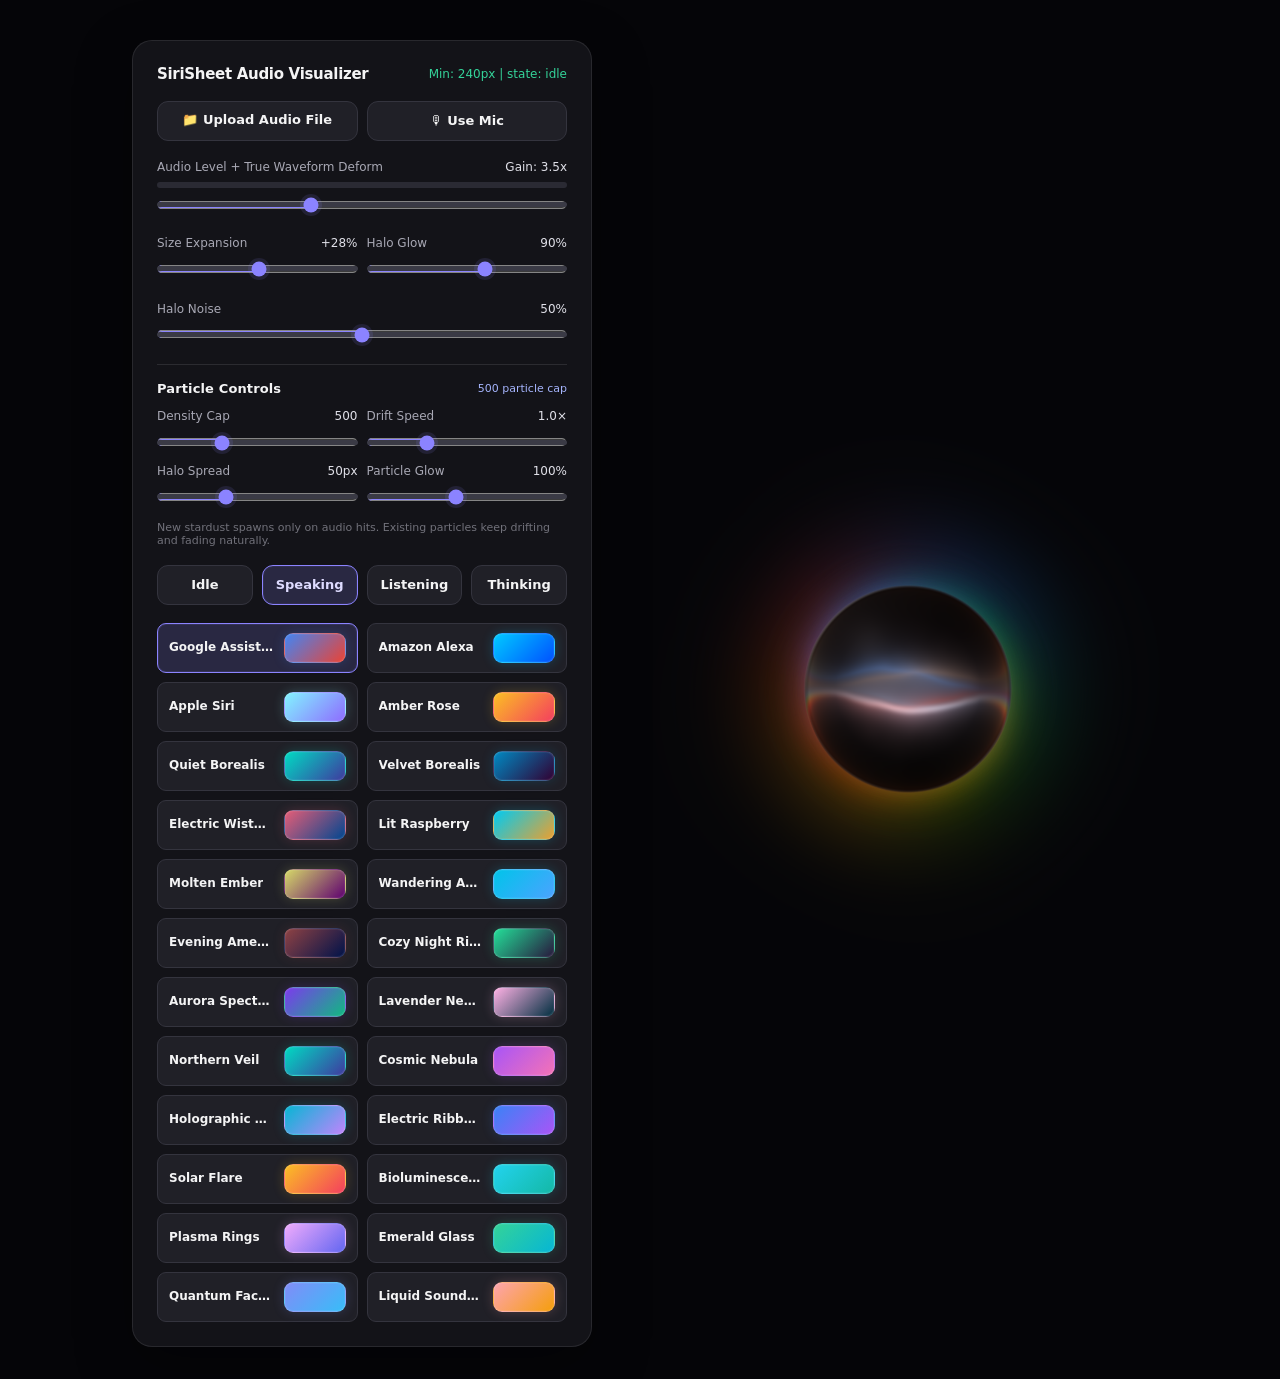
<file: index.html>
<!doctype html>
<html lang="en">
  <head>
    <meta charset="UTF-8" />
    <meta name="viewport" content="width=device-width, initial-scale=1.0" />
    <title>SiriSheet WebGL Audio Visualizer Tester</title>
    <link rel="stylesheet" href="styles.css" />
  </head>
  <body>
    <div class="orb-stage">
      <div id="haloOuter"></div>
      <div id="haloInner"></div>
      <canvas id="binaryOrbits" aria-hidden="true"></canvas>
      <canvas id="orb" width="560" height="560"></canvas>
    </div>

    <div class="panel">
      <div class="row" style="justify-content: space-between">
        <strong>SiriSheet Audio Visualizer</strong>
        <span id="stateBadge" style="font-size: 12px; color: #34d399">Min: 240px | state: idle</span>
      </div>

      <div class="row">
        <label class="btn">
          📁 Upload Audio File
          <input id="fileInput" type="file" accept="audio/*" style="display: none" />
        </label>
        <button id="micBtn" class="btn">🎙 Use Mic</button>
      </div>

      <audio id="audioPlayer" controls style="display: none"></audio>

      <div>
        <label class="small">
          <span>Audio Level + True Waveform Deform</span>
          <span id="gainVal">Gain: 3.5x</span>
        </label>
        <div class="meter-bg" style="margin-top: 6px">
          <div id="meter" class="meter-fill"></div>
        </div>
        <input id="gainSlider" type="range" min="1" max="8" step="0.2" value="3.5" style="width: 100%; margin-top: 6px" />
      </div>

      <div class="grid-2">
        <div>
          <label class="small">
            <span>Size Expansion</span>
            <span id="pulseVal">+28%</span>
          </label>
          <input id="pulseSlider" type="range" min="0" max="0.55" step="0.01" value="0.28" style="width: 100%; margin-top: 6px" />
        </div>
        <div>
          <label class="small">
            <span>Halo Glow</span>
            <span id="glowVal">90%</span>
          </label>
          <input id="glowSlider" type="range" min="0" max="1.5" step="0.05" value="0.9" style="width: 100%; margin-top: 6px" />
        </div>
      </div>

      <div style="padding-top: 2px;">
        <label class="small" for="haloNoiseSlider">
          <span>Halo Noise</span>
          <span id="haloNoiseVal">50%</span>
        </label>
        <input id="haloNoiseSlider" type="range" min="0" max="100" step="1" value="50" style="width: 100%; margin-top: 6px" />
      </div>

      <div class="particle-controls" style="border-top: 1px solid #303038; padding-top: 12px; display: flex; flex-direction: column; gap: 10px;">
        <div class="row" style="justify-content: space-between;">
          <strong style="font-size: 13px;">Particle Controls</strong>
          <span id="particleStatus" style="font-size: 11px; color: #a5b4fc;">520 particle cap</span>
        </div>
        <div class="grid-2">
          <div>
            <label class="small"><span>Density Cap</span><span id="particleDensityVal">520</span></label>
            <input id="particleDensity" type="range" min="100" max="1400" step="50" value="520" style="width: 100%; margin-top: 6px" />
          </div>
          <div>
            <label class="small"><span>Drift Speed</span><span id="particleSpeedVal">1.0×</span></label>
            <input id="particleSpeed" type="range" min="0.2" max="3" step="0.1" value="1" style="width: 100%; margin-top: 6px" />
          </div>
          <div>
            <label class="small"><span>Halo Spread</span><span id="particleSpreadVal">50px</span></label>
            <input id="particleSpread" type="range" min="20" max="110" step="5" value="50" style="width: 100%; margin-top: 6px" />
          </div>
          <div>
            <label class="small"><span>Particle Glow</span><span id="particleGlowVal">100%</span></label>
            <input id="particleGlow" type="range" min="0.2" max="2" step="0.1" value="1" style="width: 100%; margin-top: 6px" />
          </div>
        </div>
        <span style="font-size: 11px; color: #71717a;">New stardust spawns only on audio hits. Existing particles keep drifting and fading naturally.</span>
      </div>

      <div class="row">
        <button class="btn state-btn" data-state="idle">Idle</button>
        <button class="btn state-btn active" data-state="speaking">Speaking</button>
        <button class="btn state-btn" data-state="listening">Listening</button>
        <button class="btn state-btn" data-state="thinking">Thinking</button>
      </div>

      <div class="grid-2">
        <button class="btn preset selected" data-from="#4285F4" data-to="#EA4335" data-halo="conic-gradient(from 0deg, #4285F4, #34A853, #FBBC05, #EA4335, #4285F4)" style="background: linear-gradient(135deg, #4285f4, #34a853, #fbbc05, #ea4335);">
          <span class="preset-name">Google Assistant</span>
          <span class="preset-badge" aria-label="Color gradient preview" title="Orb and halo gradient"></span>
        </button>
        <button class="btn preset" data-from="#00CAFF" data-to="#0051FF" data-halo="conic-gradient(from 0deg, #00CAFF, #0051FF, #38bdf8, #1d4ed8, #00CAFF)" style="background: linear-gradient(135deg, #00caff, #0051ff)">
          <span class="preset-name">Amazon Alexa</span>
          <span class="preset-badge" aria-label="Color gradient preview" title="Orb and halo gradient"></span>
        </button>
        <button class="btn preset" data-from="#82f4ff" data-to="#8e6cff" data-halo="conic-gradient(from 0deg, #82f4ff, #8e6cff, #ec4899, #38bdf8, #82f4ff)" style="background: linear-gradient(135deg, #82f4ff, #8e6cff)">
          <span class="preset-name">Apple Siri</span>
          <span class="preset-badge" aria-label="Color gradient preview" title="Orb and halo gradient"></span>
        </button>
        <button class="btn preset" data-from="#fbbf24" data-to="#f43f5e" data-halo="conic-gradient(from 0deg, #fbbf24, #f43f5e, #a855f7, #f97316, #fbbf24)" style="background: linear-gradient(135deg, #fbbf24, #f43f5e)">
          <span class="preset-name">Amber Rose</span>
          <span class="preset-badge" aria-label="Color gradient preview" title="Orb and halo gradient"></span>
        </button>

        <button class="btn preset" data-from="#00DBC3" data-to="#3F3A9F" data-halo="conic-gradient(from 0deg, #18001B, #3F3A9F, #0084B8, #00DBC3, #18001B)" style="background: linear-gradient(135deg, #00dbc3, #3f3a9f)">
          <span class="preset-name">Quiet Borealis</span>
          <span class="preset-badge" aria-label="Color gradient preview" title="Orb and halo gradient"></span>
        </button>
        <button class="btn preset" data-from="#008AC3" data-to="#310032" data-halo="conic-gradient(from 0deg, #001C1A, #008AC3, #2F2E9A, #310032, #001C1A)" style="background: linear-gradient(135deg, #008ac3, #310032)">
          <span class="preset-name">Velvet Borealis</span>
          <span class="preset-badge" aria-label="Color gradient preview" title="Orb and halo gradient"></span>
        </button>
        <button class="btn preset" data-from="#E55D77" data-to="#004690" data-halo="conic-gradient(from 0deg, #E55D77, #923AB9, #004690, #E55D77)" style="background: linear-gradient(135deg, #e55d77, #923ab9, #004690)">
          <span class="preset-name">Electric Wisteria</span>
          <span class="preset-badge" aria-label="Color gradient preview" title="Orb and halo gradient"></span>
        </button>
        <button class="btn preset" data-from="#00CBF2" data-to="#EBA02F" data-halo="conic-gradient(from 0deg, #00CBF2, #9F8CFC, #FE74A4, #EBA02F, #00CBF2)" style="background: linear-gradient(135deg, #00cbf2, #9f8cfc, #fe74a4, #eba02f);">
          <span class="preset-name">Lit Raspberry</span>
          <span class="preset-badge" aria-label="Color gradient preview" title="Orb and halo gradient"></span>
        </button>
        <button class="btn preset" data-from="#D6D968" data-to="#5F0070" data-halo="conic-gradient(from 0deg, #D6D968, #D73B07, #9C174A, #5F0070, #D6D968)" style="background: linear-gradient(135deg, #d6d968, #d73b07, #5f0070)">
          <span class="preset-name">Molten Ember</span>
          <span class="preset-badge" aria-label="Color gradient preview" title="Orb and halo gradient"></span>
        </button>
        <button class="btn preset" data-from="#00C4EA" data-to="#4BA3FF" data-halo="conic-gradient(from 0deg, #000D0B, #00C4EA, #4BA3FF, #000D0B)" style="background: linear-gradient(135deg, #00c4ea, #4ba3ff)">
          <span class="preset-name">Wandering Arctic</span>
          <span class="preset-badge" aria-label="Color gradient preview" title="Orb and halo gradient"></span>
        </button>
        <button class="btn preset" data-from="#8F4244" data-to="#001249" data-halo="conic-gradient(from 0deg, #8F4244, #5F2169, #001249, #8F4244)" style="background: linear-gradient(135deg, #8f4244, #5f2169, #001249)">
          <span class="preset-name">Evening Amethyst</span>
          <span class="preset-badge" aria-label="Color gradient preview" title="Orb and halo gradient"></span>
        </button>
        <button class="btn preset" data-from="#23DF99" data-to="#28173C" data-halo="conic-gradient(from 0deg, #23DF99, #006E82, #28173C, #23DF99)" style="background: linear-gradient(135deg, #23df99, #006e82, #28173c)">
          <span class="preset-name">Cozy Night Ribbon</span>
          <span class="preset-badge" aria-label="Color gradient preview" title="Orb and halo gradient"></span>
        </button>
        <button class="btn preset" data-from="#7C3AED" data-to="#10B981" data-halo="conic-gradient(from 0deg, #7C3AED, #EC4899, #3B82F6, #06B6D4, #10B981, #7C3AED)" style="background: linear-gradient(135deg, #7c3aed, #ec4899, #3b82f6, #06b6d4, #10b981);">
          <span class="preset-name">Aurora Spectrum</span>
          <span class="preset-badge" aria-label="Color gradient preview" title="Orb and halo gradient"></span>
        </button>
        <button class="btn preset" data-from="#FFB2E5" data-to="#002F40" data-halo="conic-gradient(from 0deg, #FFB2E5, #7471BA, #002F40, #FFB2E5)" style="background: linear-gradient(135deg, #ffb2e5, #7471ba, #002f40)">
          <span class="preset-name">Lavender Nebula</span>
          <span class="preset-badge" aria-label="Color gradient preview" title="Orb and halo gradient"></span>
        </button>
        <button class="btn preset" data-from="#00DBC3" data-to="#3F3A9F" data-halo="conic-gradient(#00DBC3,#10B981,#3F3A9F,#EC4899,#00DBC3)" style="background: linear-gradient(135deg, #00dbc3, #3f3a9f)">
          <span class="preset-name">Northern Veil</span>
          <span class="preset-badge" aria-label="Color gradient preview" title="Orb and halo gradient"></span>
        </button>
        <button class="btn preset" data-from="#A855F7" data-to="#F472B6" data-halo="conic-gradient(#312E81,#7C3AED,#EC4899,#F59E0B,#06B6D4,#312E81)" style="background: linear-gradient(135deg, #312e81, #a855f7, #f472b6)">
          <span class="preset-name">Cosmic Nebula</span>
          <span class="preset-badge" aria-label="Color gradient preview" title="Orb and halo gradient"></span>
        </button>
        <button class="btn preset" data-from="#06B6D4" data-to="#C084FC" data-halo="conic-gradient(#06B6D4,#3B82F6,#8B5CF6,#EC4899,#10B981,#06B6D4)" style="background: linear-gradient(135deg, #06b6d4, #8b5cf6, #ec4899)">
          <span class="preset-name">Holographic Prism</span>
          <span class="preset-badge" aria-label="Color gradient preview" title="Orb and halo gradient"></span>
        </button>
        <button class="btn preset" data-from="#3B82F6" data-to="#A855F7" data-halo="conic-gradient(#1D4ED8,#3B82F6,#A855F7,#EC4899,#1D4ED8)" style="background: linear-gradient(135deg, #3b82f6, #a855f7)">
          <span class="preset-name">Electric Ribbons</span>
          <span class="preset-badge" aria-label="Color gradient preview" title="Orb and halo gradient"></span>
        </button>
        <button class="btn preset" data-from="#FBBF24" data-to="#F43F5E" data-halo="conic-gradient(#FDE68A,#F59E0B,#F43F5E,#9F1239,#FBBF24)" style="background: linear-gradient(135deg, #fde68a, #f59e0b, #f43f5e)">
          <span class="preset-name">Solar Flare</span>
          <span class="preset-badge" aria-label="Color gradient preview" title="Orb and halo gradient"></span>
        </button>
        <button class="btn preset" data-from="#22D3EE" data-to="#14B8A6" data-halo="conic-gradient(#164E63,#0891B2,#22D3EE,#14B8A6,#164E63)" style="background: linear-gradient(135deg, #164e63, #22d3ee, #14b8a6)">
          <span class="preset-name">Bioluminescent Abyss</span>
          <span class="preset-badge" aria-label="Color gradient preview" title="Orb and halo gradient"></span>
        </button>
        <button class="btn preset" data-from="#F0ABFC" data-to="#6366F1" data-halo="conic-gradient(#6366F1,#A855F7,#F0ABFC,#EC4899,#3B82F6,#6366F1)" style="background: linear-gradient(135deg, #6366f1, #a855f7, #f0abfc)">
          <span class="preset-name">Plasma Rings</span>
          <span class="preset-badge" aria-label="Color gradient preview" title="Orb and halo gradient"></span>
        </button>
        <button class="btn preset" data-from="#34D399" data-to="#06B6D4" data-halo="conic-gradient(#064E3B,#059669,#34D399,#06B6D4,#064E3B)" style="background: linear-gradient(135deg, #064e3b, #059669, #34d399)">
          <span class="preset-name">Emerald Glass</span>
          <span class="preset-badge" aria-label="Color gradient preview" title="Orb and halo gradient"></span>
        </button>
        <button class="btn preset" data-from="#818CF8" data-to="#38BDF8" data-halo="conic-gradient(#312E81,#6366F1,#818CF8,#38BDF8,#7C3AED,#312E81)" style="background: linear-gradient(135deg, #312e81, #818cf8, #38bdf8)">
          <span class="preset-name">Quantum Facets</span>
          <span class="preset-badge" aria-label="Color gradient preview" title="Orb and halo gradient"></span>
        </button>
        <button class="btn preset" data-from="#FDA4AF" data-to="#F59E0B" data-halo="conic-gradient(#7F1D1D,#F43F5E,#FDA4AF,#FDE68A,#F59E0B,#7F1D1D)" style="background: linear-gradient(135deg, #f43f5e, #fda4af, #f59e0b)">
          <span class="preset-name">Liquid Soundwave</span>
          <span class="preset-badge" aria-label="Color gradient preview" title="Orb and halo gradient"></span>
        </button>
      </div>
    </div>

    <script src="script.js" defer></script>
  </body>
</html>
</file>
<file: styles.css>
* {
  box-sizing: border-box;
}
body {
  margin: 0;
  min-height: 100vh;
  width: 100%;
  max-width: 1080px;
  margin-inline: auto;
  background: #050508;
  color: #f4f4f5;
  font-family:
    system-ui,
    -apple-system,
    sans-serif;
  display: grid;
  grid-template-columns: minmax(0, 1fr) minmax(0, 1fr);
  grid-template-areas: "controls orb";
  align-items: center;
  justify-content: center;
  gap: clamp(24px, 6vw, 80px);
  padding: 24px;
  overflow-x: hidden;
}
.orb-stage {
  grid-area: orb;
  position: relative;
  width: 100%;
  max-width: 500px;
  height: 420px;
  display: flex;
  align-items: center;
  justify-content: center;
}
#haloOuter {
  position: absolute;
  width: 268px;
  height: 268px;
  border-radius: 50%;
  background: conic-gradient(
    from 0deg,
    #4285f4,
    #34a853,
    #fbbc05,
    #ea4335,
    #4285f4
  );
  filter: blur(44px) saturate(1.6);
  opacity: 0.38;
  pointer-events: none;
  will-change: transform, opacity;
}
#haloOuter::after,
#haloInner::after {
  content: "";
  position: absolute;
  inset: -8%;
  border-radius: inherit;
  pointer-events: none;
  background-image: url("data:image/svg+xml,%3Csvg viewBox='0 0 180 180' xmlns='http://www.w3.org/2000/svg'%3E%3Cfilter id='n'%3E%3CfeTurbulence type='fractalNoise' baseFrequency='.82' numOctaves='3' stitchTiles='stitch'/%3E%3C/filter%3E%3Crect width='100%25' height='100%25' filter='url(%23n)' opacity='.42'/%3E%3C/svg%3E");
  background-size: 180px 180px;
  mix-blend-mode: screen;
  opacity: var(--halo-noise-outer, 0.13);
  animation: haloGrainDrift 7s steps(8, end) infinite;
  -webkit-mask-image: radial-gradient(circle, transparent 28%, #000 44%, #000 72%, transparent 100%);
  mask-image: radial-gradient(circle, transparent 28%, #000 44%, #000 72%, transparent 100%);
}
#haloInner::after {
  opacity: var(--halo-noise-inner, 0.09);
  animation-duration: 5.5s;
  animation-direction: reverse;
}
@keyframes haloGrainDrift {
  0% { transform: translate3d(-2%, -1%, 0) scale(1); }
  25% { transform: translate3d(1%, -2%, 0) scale(1.025); }
  50% { transform: translate3d(2%, 1%, 0) scale(1); }
  75% { transform: translate3d(-1%, 2%, 0) scale(0.985); }
  100% { transform: translate3d(-2%, -1%, 0) scale(1); }
}
@media (prefers-reduced-motion: reduce) {
  #haloOuter::after, #haloInner::after { animation: none; }
}
#haloInner {
  position: absolute;
  width: 222px;
  height: 222px;
  border-radius: 50%;
  background: conic-gradient(
    from 0deg,
    #4285f4,
    #34a853,
    #fbbc05,
    #ea4335,
    #4285f4
  );
  filter: blur(18px) saturate(1.9);
  mix-blend-mode: screen;
  opacity: 0.55;
  pointer-events: none;
  will-change: transform, opacity;
}
#binaryOrbits {
  position: absolute;
  inset: 0;
  width: 100%;
  height: 100%;
  z-index: 1;
  pointer-events: none;
}
#orb {
  position: relative;
  z-index: 2;
  width: 240px;
  height: 240px;
  min-width: 240px;
  min-height: 240px;
  transform: scale(1);
  will-change: transform;
}
.panel {
  grid-area: controls;
  position: relative;
  z-index: 5;
  width: 100%;
  max-width: 460px;
  background: rgba(20, 20, 25, 0.88);
  backdrop-filter: blur(16px);
  border: 1px solid #27272a;
  border-radius: 16px;
  padding: 20px;
  margin-top: 8px;
  display: flex;
  flex-direction: column;
  gap: 14px;
  box-shadow: 0 20px 50px rgba(0, 0, 0, 0.65);
}
@media (max-width: 760px) {
  body {
    max-width: 540px;
    grid-template-columns: minmax(0, 1fr);
    grid-template-areas:
      "orb"
      "controls";
    gap: 0;
    padding: 16px;
  }
  .orb-stage {
    height: 300px;
  }
  .panel {
    justify-self: center;
  }
}
.row {
  display: flex;
  gap: 8px;
  align-items: center;
}
.grid-2 {
  display: grid;
  grid-template-columns: repeat(2, minmax(0, 1fr));
  gap: 10px;
}
.btn {
  flex: 1;
  padding: 10px 12px;
  background: #27272a;
  color: #fff;
  border: 1px solid #3f3f46;
  border-radius: 10px;
  cursor: pointer;
  font-size: 13px;
  text-align: center;
}
.btn.active {
  background: #4f46e5;
  border-color: #6366f1;
}
.meter-bg {
  width: 100%;
  height: 8px;
  background: #09090b;
  border-radius: 99px;
  overflow: hidden;
}
.meter-fill {
  height: 100%;
  width: 0%;
  background: linear-gradient(90deg, #4285f4, #ea4335);
}
label.small {
  font-size: 12px;
  color: #a1a1aa;
  display: flex;
  justify-content: space-between;
}
audio {
  width: 100%;
  height: 36px;
}
:root {
  color-scheme: dark;
  --ui-bg: #15151b;
  --ui-surface: #202027;
  --ui-surface-hover: #292932;
  --ui-border: #34343e;
  --ui-muted: #a1a1ad;
  --ui-accent: #8b83ff;
  --ui-accent-soft: rgba(139, 131, 255, 0.18);
}
body {
  width: min(100%, 1160px);
  gap: clamp(22px, 4.5vw, 64px);
  padding: clamp(14px, 3vw, 32px);
}
.panel {
  gap: 18px;
  padding: clamp(16px, 2.3vw, 24px);
  background: rgba(21, 21, 27, 0.92);
  border-color: rgba(255, 255, 255, 0.09);
  border-radius: 20px;
  box-shadow: 0 18px 55px rgba(0, 0, 0, 0.34);
}
.row { gap: 9px; }
.btn {
  min-height: 40px;
  padding: 10px 12px;
  border: 1px solid var(--ui-border);
  border-radius: 11px;
  background: var(--ui-surface);
  color: #f4f4f5;
  font: inherit;
  font-size: 13px;
  font-weight: 550;
  line-height: 1.25;
  transition: background-color 150ms ease, border-color 150ms ease, transform 150ms ease, box-shadow 150ms ease;
  -webkit-tap-highlight-color: transparent;
}
.btn:hover { background: var(--ui-surface-hover); border-color: #50505d; }
.btn:active { transform: translateY(1px); }
.btn:focus-visible, input:focus-visible { outline: 2px solid var(--ui-accent); outline-offset: 3px; }
.btn.active {
  background: var(--ui-accent-soft);
  border-color: var(--ui-accent);
  color: #dedbff;
  box-shadow: inset 0 0 0 1px rgba(139, 131, 255, 0.08);
}
.preset {
  display: flex;
  align-items: center;
  justify-content: space-between;
  gap: 10px;
  min-width: 0;
  min-height: 44px;
  padding: 9px 11px;
  color: var(--ui-text, #f4f4f5);
  background: var(--ui-surface, #18181b) !important;
  border: 1px solid var(--ui-border, #303036);
  border-radius: 9px;
  font-size: 12px;
  font-weight: 550;
  text-align: left;
  text-shadow: none;
  transition: border-color 150ms ease, background-color 150ms ease;
}
.preset:hover { background: var(--ui-surface-hover, #222228) !important; }
.preset.selected {
  border-color: var(--ui-accent, #8b83ff);
  background: var(--ui-accent-soft, #222038) !important;
  box-shadow: inset 0 0 0 1px rgba(139,131,255,0.12);
}
.preset-name { min-width: 0; overflow: hidden; text-overflow: ellipsis; white-space: nowrap; }
.preset-badge {
  flex: 0 0 auto;
  display: block;
  width: 62px;
  height: 30px;
  padding: 0;
  border: 1px solid rgba(255,255,255,.16);
  border-radius: 9px;
  background: linear-gradient(135deg, var(--badge-from, #8b83ff), var(--badge-to, #c4b5fd));
  box-shadow: inset 0 0 0 1px rgba(255,255,255,.05), 0 0 12px color-mix(in srgb, var(--badge-from, #8b83ff) 22%, transparent);
}
.grid-2 { grid-template-columns: repeat(2, minmax(0, 1fr)); gap: 9px; }
label.small {
  gap: 12px;
  align-items: center;
  font-size: 12px;
  line-height: 1.4;
  color: #a8a8b4;
}
label.small span:last-child { color: #e0e0e8; font-variant-numeric: tabular-nums; white-space: nowrap; }
input[type="range"] {
  display: block;
  width: 100%;
  height: 24px;
  margin: 5px 0 0 !important;
  accent-color: var(--ui-accent);
  cursor: pointer;
  touch-action: pan-y;
}
input[type="range"]::-webkit-slider-runnable-track { height: 5px; border-radius: 99px; background: #3a3a45; }
input[type="range"]::-webkit-slider-thumb { margin-top: -5px; width: 15px; height: 15px; border-radius: 50%; background: #d8d5ff; border: 2px solid #8b83ff; box-shadow: 0 0 0 3px rgba(139,131,255,0.12); }
input[type="range"]::-moz-range-track { height: 5px; border-radius: 99px; background: #3a3a45; }
input[type="range"]::-moz-range-thumb { width: 12px; height: 12px; border-radius: 50%; background: #d8d5ff; border: 2px solid #8b83ff; box-shadow: 0 0 0 3px rgba(139,131,255,0.12); }
.meter-bg { height: 6px; background: #2a2a33; }
.meter-fill { border-radius: inherit; transition: width 70ms linear; }
audio { display: block; max-width: 100%; border-radius: 12px; }
.particle-controls { border-top-color: rgba(255,255,255,0.1) !important; padding-top: 16px !important; gap: 12px !important; }
.particle-controls > .row strong { font-size: 13px; letter-spacing: 0.01em; }
.panel > .row:first-child strong { font-size: 15px; letter-spacing: -0.02em; }
#stateBadge { white-space: nowrap; }
@media (max-width: 760px) {
  body {
    width: 100%;
    max-width: 560px;
    grid-template-columns: minmax(0, 1fr);
    grid-template-areas: "orb" "controls";
    align-items: start;
    gap: 4px;
    padding: 10px 12px 24px;
  }
  .orb-stage {
    width: 100%;
    height: clamp(250px, 68vw, 340px);
    max-width: none;
    overflow: visible;
  }
  .panel {
    width: 100%;
    max-width: none;
    margin: 0 auto;
    padding: 16px;
    gap: 16px;
    border-radius: 17px;
  }
  .row { gap: 8px; }
  .row > .btn, .row > label.btn { min-width: 0; }
  .state-btn { padding-inline: 6px; font-size: 12px; }
  .preset { min-height: 42px; font-size: 12px; }
  .grid-2 { gap: 8px; }
  #stateBadge { font-size: 11px !important; }
}
@media (max-width: 380px) {
  body { padding-inline: 8px; }
  .panel { padding: 13px; gap: 14px; }
  .panel > .row:first-child strong { font-size: 13px; }
  .panel > .row:first-child { gap: 6px; }
  .panel > .row:has(.state-btn) { display: grid; grid-template-columns: repeat(2, minmax(0, 1fr)); }
  .panel > .row:has(.state-btn) .btn { width: 100%; }
  .btn { font-size: 12px; padding: 9px 7px; }
  .preset { font-size: 11px; }
}
@media (prefers-reduced-motion: reduce) {
  .btn { transition: none; }
}
</file>
